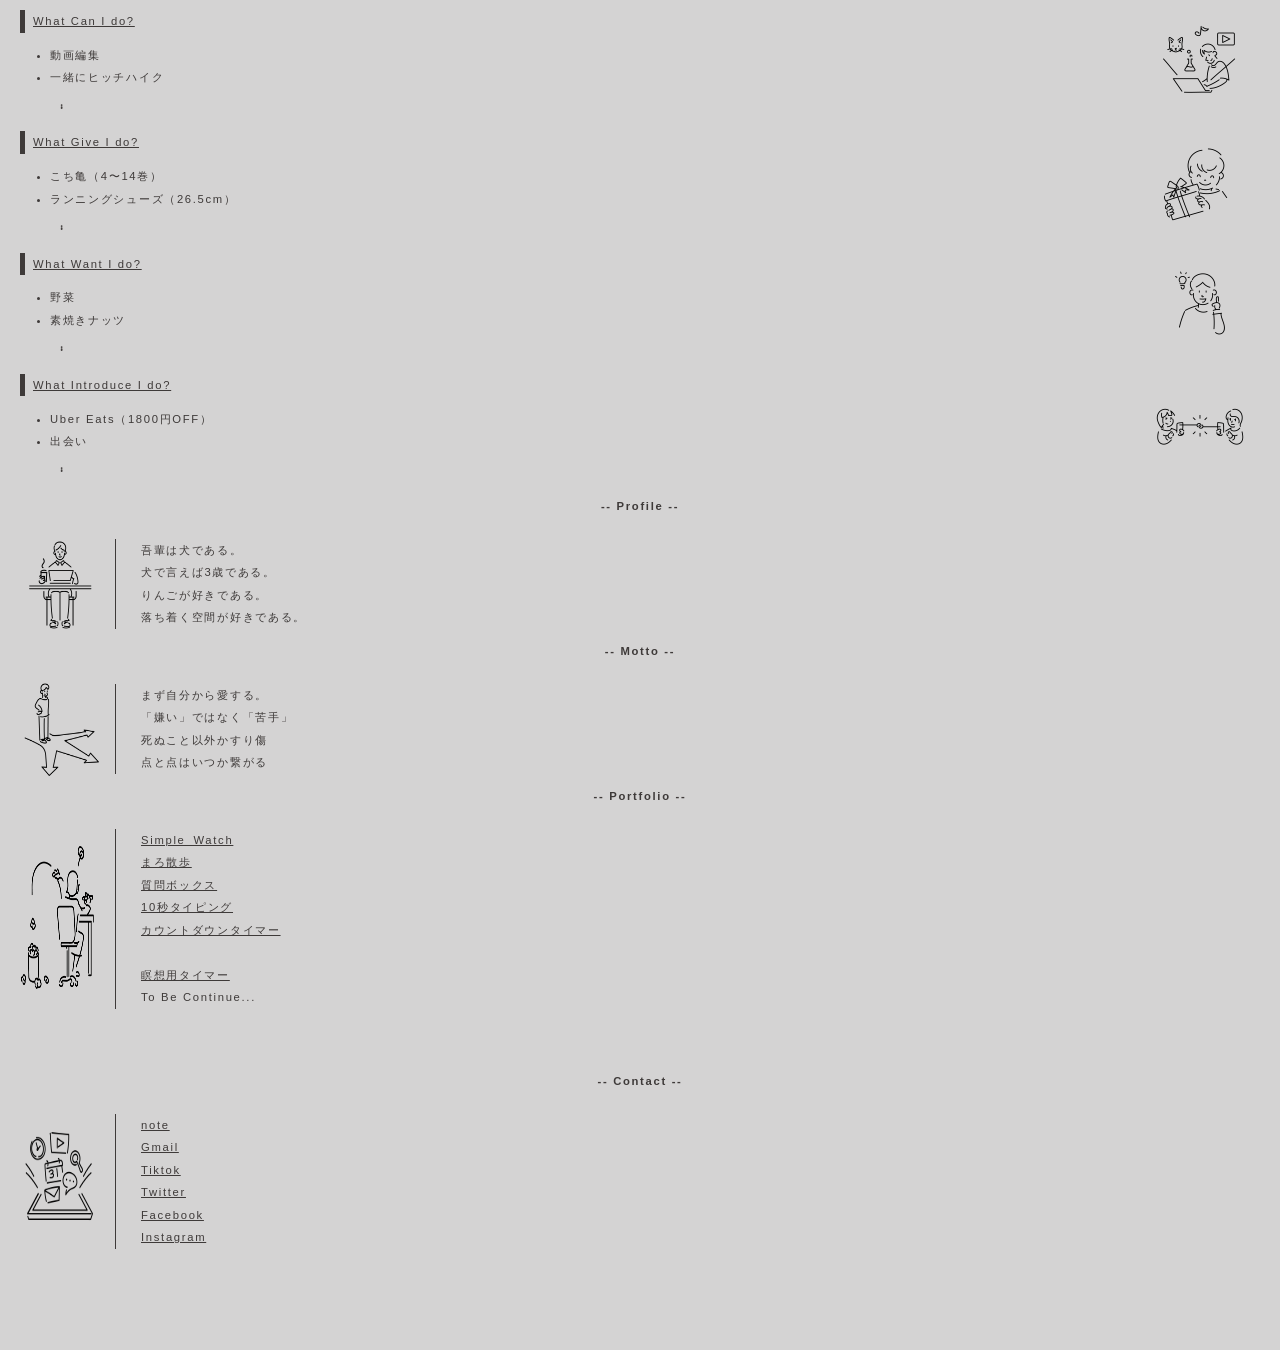
<file: index.html>
<!DOCTYPE html>
<html lang="ja">
<head>
  <meta charset="UTF-8">
  <meta http-equiv="X-UA-Compatible" content="IE=edge">
  <meta name="viewport" content="width=device-width, initial-scale=1.0">
  <link rel="stylesheet" href="css/style.css?45343453">
  <title>Keitaro</title>
  <link rel="icon" href="/favicon.png">
</head>
<body id="body">  
  <header>
    <nav>
    <div class="theme">
      <a href="https://keitaro-code.github.io/cando/">
        What Can I do?
        <img src="img/SNS.png" alt="PC_task" class="right">
      </a>
    </div>
    <ul>
      <li>動画編集</li>
      <li>一緒にヒッチハイク</li>
      <span>・・・</span>
    </ul>

    <div class="theme">
      <a href="https://keitaro-code.github.io/give/">
      What Give I do?
      <img src="img/GIVE.png" alt="PC_task"  class="right">
    </a>
    </div>
    <ul>
      <li>こち亀（4〜14巻）</li>
      <li>ランニングシューズ（26.5cm）</li>
      <span>・・・</span>
    </ul>

    <div class="theme">
      <a href="https://keitaro-code.github.io/want/">
        What Want I do?
        <img src="img/idea.png" alt="PC_task"  class="right">
      </a>
    </div>
    <ul>
      <li>野菜</li>
      <li>素焼きナッツ</li>
      <span>・・・</span>
    </ul>
    
    
    <div class="profile_img_right">
      <div class="theme">
        <a href="https://keitaro-code.github.io/introduce/">
          What Introduce I do?
          <img src="img/introduce.png" alt="PC_task"  class="right">
        </a>
      </div>
      <ul>
        <li>Uber Eats（1800円OFF）</li>
        <li>出会い</li>
        <span>・・・</span>
    </ul>
  </div>
</nav>
</header>

    <main>
      <div class="title_center">-- Profile --</div>
      <div class="profile_content">
        <img src="img/PC _task.png" alt="PC_task"  class="img-left">
        <ul>
          <li>吾輩は犬である。</li>
          <li>犬で言えば3歳である。</li>
          <li>りんごが好きである。</li>
          <li>落ち着く空間が好きである。</li>
        </ul>        
      </div>
      

      <div class="title_center">-- Motto --</div>
      <div class="profile_content">
        <img src="img/Think.png" alt="PC_task"  class="img-left">
        <ul>
          <li>まず自分から愛する。</li>
          <li>「嫌い」ではなく「苦手」</li>
          <li>死ぬこと以外かすり傷</li>
        <li>点と点はいつか繋がる</li>
        <li></li>
      </ul>
    </div>
    
    <div class="title_center">-- Portfolio --</div>
    <div class="profile_content">
      <img src="img/Portfolio.png" alt="Portfolio"  class="img-left">
      <ul>
        <li><a href="https://keitaro-code.github.io/mysite/">Simple_Watch</a></li>
        <li><a href="https://keitaro-code.github.io/Omikuji/">まろ散歩</a></li>
        <li><a href="https://keitaro-code.github.io/talken/">質問ボックス</a></li>
        <li><a href="https://keitaro-code.github.io/Typing_Game/">10秒タイピング</a></li>
        <li><a href="https://keitaro-code.github.io/My_countdown_Timer /">カウントダウンタイマー</a></li>
　　     <li><a href="https://keitaro-code.github.io/Mediation/ /">瞑想用タイマー</a></li>
        <li>To Be Continue...</li>
        <li></li>
      <li></li>
      <li></li>
    </ul>
  </div>
  </main>
    
    <footer>
    <div class="title_center">-- Contact --</div>
    <div class="profile_content">
      <img src="img/App.png" alt="PC_task" width="25%" height="auto" class="img-left">
      <ul>
        <a href="https://note.com/keitaro_output"><li>note</a></li>
        <a href="https://mail.google.com/mail/?view=cm&tf=1&fs=1&to=helpyou.iwill1@gmail.com&su=%5BG%5D&body="><li>Gmail</a></li>
      <a href="https://www.tiktok.com/@blackmagic8881"><li>Tiktok</a></li>
      <a href="https://twitter.com/masuda_keitaro"><li>Twitter</a></li>
      <a href="https://www.facebook.com/"><li>Facebook</a></li>
      <a href="https://www.instagram.com/blackmagic88811/?hl=ja"><li>Instagram</a></li>

    </ul>
  </div>
  </footer>
    

  <script src="js/main.js"></script>
</body>
</html>
</file>
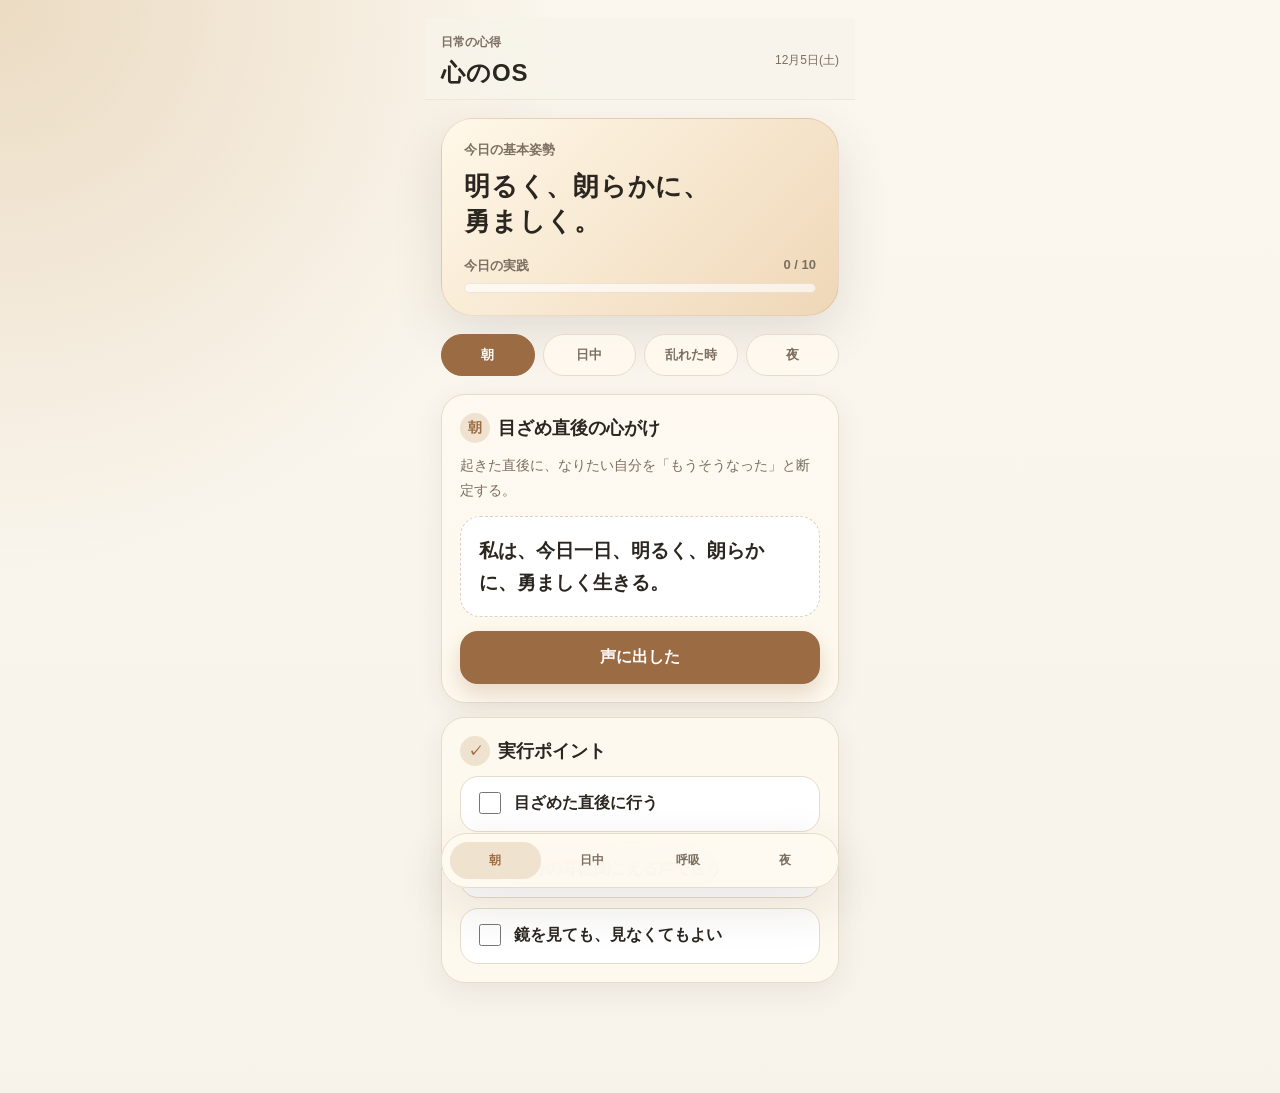
<file: kokoro-os/index.html>
<!doctype html><html lang="ja"><head><meta charset="utf-8"><meta name="viewport" content="width=device-width,initial-scale=1,viewport-fit=cover"><meta name="theme-color" content="#9b6b43"><meta name="description" content="朝・日中・夜に心を整える、日常の心得アプリ。"><link rel="manifest" href="./manifest.webmanifest"><link rel="apple-touch-icon" href="./icon.svg"><link rel="stylesheet" href="./style.css"><title>心のOS｜日常の心得</title></head><body><main class="app"><header class="header"><div><p class="eyebrow">日常の心得</p><h1>心のOS</h1></div><div class="date" id="date"></div></header><section class="hero"><small>今日の基本姿勢</small><div class="quote">明るく、朗らかに、<br>勇ましく。</div><div class="progress-wrap"><div class="progress-top"><span>今日の実践</span><span id="progressText">0 / 10</span></div><div class="bar"><span id="progressBar"></span></div></div></section><section class="mode-card"><button class="mode active" data-screen="morning">朝</button><button class="mode" data-screen="day">日中</button><button class="mode" data-screen="emergency">乱れた時</button><button class="mode" data-screen="night">夜</button></section><section id="morning" class="screen active"><article class="card"><h2><span>朝</span>目ざめ直後の心がけ</h2><p>起きた直後に、なりたい自分を「もうそうなった」と断定する。</p><div class="affirmation">私は、今日一日、明るく、朗らかに、勇ましく生きる。</div><button class="primary done" data-key="morning-voice">声に出した</button></article><article class="card"><h2><span>✓</span>実行ポイント</h2><label class="check"><input type="checkbox" data-key="morning-1">目ざめた直後に行う</label><label class="check"><input type="checkbox" data-key="morning-2">自分の耳に聞こえる声で言う</label><label class="check"><input type="checkbox" data-key="morning-3">鏡を見ても、見なくてもよい</label></article></section><section id="day" class="screen"><article class="card"><h2><span>日</span>日常の心がけ</h2><p>言葉、態度、呼吸を整えて、心を消極に引っ張られないようにする。</p><label class="check"><input type="checkbox" data-key="day-1">消極的な言葉を使わない</label><label class="check"><input type="checkbox" data-key="day-2">不平不満を言わない</label><label class="check"><input type="checkbox" data-key="day-3">怒らず、怖れず、悲しまず</label><label class="check"><input type="checkbox" data-key="day-4">正直・親切・愉快でいる</label><label class="check"><input type="checkbox" data-key="day-5">取越苦労をしない</label></article><article class="card"><h2><span>言</span>言葉の置き換え</h2><div class="replace"><b>疲れた</b><span>少し休んで整えよう</span></div><div class="replace"><b>無理</b><span>どうすればできるか考えよう</span></div><div class="replace"><b>最悪</b><span>これは何を教えてくれているだろう</span></div></article></section><section id="emergency" class="screen"><article class="card"><h2><span>呼</span>心が乱れた時</h2><p>まず身体から整える。感情に飲まれる前に、姿勢と呼吸を戻す。</p><ol class="steps"><li>骨盤底を締める</li><li>肩の力を抜く</li><li>下腹部に力を充実させる</li><li>深く吐く</li><li>ゆっくり吸う</li></ol><div class="timer" id="timer">30</div><button class="primary" id="startTimer">30秒スタート</button></article></section><section id="night" class="screen"><article class="card"><h2><span>夜</span>寝ぎわの心がけ</h2><p>寝る前に、悲しいこと・腹の立つこと・気がかりなことを持ち込まない。</p><div class="chips" id="chips"><button class="chip active">私は、もっと信念が強くなる。</button><button class="chip">私は、もっと元気が出る。</button><button class="chip">私は、もっと積極的になる。</button></div><div class="affirmation" id="nightText">私は、もっと信念が強くなる。</div><button class="primary done" data-key="night-voice">命令暗示をした</button></article><article class="card"><h2><span>手</span>寝る前に手放す</h2><label class="check"><input type="checkbox" data-key="night-1">悲しいこと</label><label class="check"><input type="checkbox" data-key="night-2">腹の立つこと</label><label class="check"><input type="checkbox" data-key="night-3">気がかりなこと</label><label class="check"><input type="checkbox" data-key="night-4">不安</label></article></section></main><nav class="bottom-nav"><button class="nav active" data-screen="morning">朝</button><button class="nav" data-screen="day">日中</button><button class="nav" data-screen="emergency">呼吸</button><button class="nav" data-screen="night">夜</button></nav><script src="./app.js"></script></body></html>
</file>
<file: css/style.css>
*{
	float: none;
	position: static;

    color: #3e3a39;
    background: #d4d3d3;
    font-family: "TazuganeGothicStdN-Book", 'Hiragino Sans', 'ヒラギノ角ゴ ProN', 'Hiragino Kaku Gothic ProN', 'メイリオ', Meiryo, sans-serif;
    line-height: 2;
    letter-spacing: .15em;
    font-weight: 400;
    font-size: 11.25px;
    vertical-align: baseline; 
  }

  body {
    margin: 50px 10px;    
    opacity: 0;
    /* transform: translateY(16px); */
    transition: all 1.5s;
  }



  img {
    width: 100px;
    height: auto;    
  }
  
  .theme{
    margin-left: 10px;
    border-left: 5px solid #3e3a39;
    padding: 0 8px;
    margin-top: 20px;
    
}


  ul SPAN{
    writing-mode: vertical-rl;
    /* padding-left: 12px; */
    padding-top: 5px;
  }

  main{
    margin-top: 20px;
  }
  .title_center{
    text-align: center;
    font-weight: bold;
    margin-bottom: 10px;
  }

.right {
  float: right;
  margin-right:1%;
  
}

  .left{
    float: left;
  }
  
  .profile_content {
    display: flex;
    /* justify-content: center; */
  }
  
  .profile_content  li {
    list-style: none;
    position:relative;
    right: 15px;
    
  }
  .profile_content  ul {
    border-left: #3e3a39 solid 1px;
    margin-left: 5px;
  }
  
  footer{
    margin-top: 50px;
  }

  /* js */
  .show {
    opacity: 1;    
    transform: translateY(-40px);
  }
</file>
<file: kokoro-os/style.css>
*{box-sizing:border-box}body{margin:0;font-family:-apple-system,BlinkMacSystemFont,'Hiragino Sans','Yu Gothic',sans-serif;background:radial-gradient(circle at top left,rgba(216,185,140,.45),transparent 34%),linear-gradient(180deg,#fbf7ef 0%,#f7f3ea 100%);color:#2b2620;min-height:100vh}.app{width:min(430px,100%);margin:0 auto;padding:18px 16px 96px}.header{position:sticky;top:0;z-index:5;margin:0 -16px 12px;padding:14px 16px 10px;background:rgba(247,243,234,.84);backdrop-filter:blur(16px);border-bottom:1px solid rgba(230,220,203,.55);display:flex;justify-content:space-between;align-items:center}.eyebrow{margin:0 0 4px;color:#7b6f61;font-size:12px;font-weight:800}h1{font-size:24px;margin:0;letter-spacing:.04em}.date{font-size:12px;color:#7b6f61;white-space:nowrap}.hero{background:linear-gradient(135deg,#fff8e9,#efd7b7);border:1px solid rgba(155,107,67,.18);border-radius:32px;padding:22px;box-shadow:0 18px 50px rgba(55,38,22,.12);margin:18px 0}.hero small{display:block;color:#7b6f61;margin-bottom:10px;font-weight:800}.quote{font-size:26px;font-weight:900;line-height:1.35;letter-spacing:.03em}.progress-wrap{margin-top:18px}.progress-top{display:flex;justify-content:space-between;font-size:13px;color:#7b6f61;margin-bottom:8px;font-weight:800}.bar{height:10px;border-radius:999px;background:rgba(255,255,255,.65);overflow:hidden;border:1px solid rgba(155,107,67,.15)}.bar span{display:block;width:0;height:100%;background:linear-gradient(90deg,#9b6b43,#d8b98c);border-radius:inherit;transition:width .25s ease}.mode-card{display:grid;grid-template-columns:repeat(4,1fr);gap:8px;margin:18px 0;position:sticky;top:74px;z-index:4}.mode{border:1px solid #e6dccb;background:rgba(255,250,240,.86);backdrop-filter:blur(14px);border-radius:999px;padding:11px 4px;font-weight:900;color:#7b6f61;cursor:pointer}.mode.active{color:white;background:#9b6b43;border-color:#9b6b43}.screen{display:none;animation:fade .18s ease}.screen.active{display:block}@keyframes fade{from{opacity:0;transform:translateY(6px)}to{opacity:1;transform:translateY(0)}}.card{background:rgba(255,250,240,.92);border:1px solid #e6dccb;border-radius:24px;padding:18px;margin:14px 0;box-shadow:0 8px 28px rgba(55,38,22,.07)}h2{font-size:18px;margin:0 0 10px;display:flex;align-items:center;gap:8px}h2 span{display:inline-grid;place-items:center;min-width:30px;height:30px;border-radius:50%;background:#efe3d0;color:#9b6b43;font-size:14px;font-weight:900}p{color:#7b6f61;line-height:1.75;font-size:14px;margin:0 0 14px}.affirmation{border-radius:20px;background:white;border:1px dashed rgba(155,107,67,.32);padding:18px;font-size:19px;line-height:1.65;font-weight:900;margin:14px 0}.primary{width:100%;border:none;border-radius:18px;padding:16px;background:#9b6b43;color:white;font-weight:900;font-size:16px;cursor:pointer;box-shadow:0 10px 22px rgba(155,107,67,.24)}.check{display:flex;align-items:flex-start;gap:10px;padding:14px;background:white;border:1px solid #e6dccb;border-radius:18px;line-height:1.55;font-weight:800;margin-top:10px}input[type=checkbox]{width:22px;height:22px;accent-color:#9b6b43;flex:0 0 auto;margin-top:1px}.steps{counter-reset:step;display:grid;gap:10px;margin:14px 0;padding:0;list-style:none}.steps li{counter-increment:step;display:flex;gap:12px;align-items:center;background:white;border:1px solid #e6dccb;border-radius:18px;padding:14px;font-weight:900}.steps li:before{content:counter(step);display:grid;place-items:center;width:30px;height:30px;border-radius:50%;background:#efe3d0;color:#9b6b43;font-weight:900;flex:0 0 auto}.timer{text-align:center;font-size:56px;font-weight:900;letter-spacing:.03em;margin:10px 0 16px}.chips{display:flex;flex-wrap:wrap;gap:8px;margin:12px 0}.chip{border:1px solid #e6dccb;background:white;color:#2b2620;border-radius:999px;padding:10px 12px;font-size:13px;font-weight:900;cursor:pointer}.chip.active{background:#9b6b43;color:white;border-color:#9b6b43}.replace{display:grid;grid-template-columns:80px 1fr;gap:10px;background:white;border:1px solid #e6dccb;border-radius:18px;padding:14px;margin-top:10px}.replace b{color:#b85c4a}.replace span{font-weight:800}.bottom-nav{position:fixed;left:50%;bottom:12px;transform:translateX(-50%);width:min(398px,calc(100% - 24px));background:rgba(255,250,240,.92);backdrop-filter:blur(18px);border:1px solid #e6dccb;border-radius:26px;box-shadow:0 18px 50px rgba(55,38,22,.12);display:grid;grid-template-columns:repeat(4,1fr);padding:8px;gap:6px;z-index:10}.nav{border:none;background:transparent;border-radius:18px;padding:10px 4px;font-size:12px;font-weight:900;color:#7b6f61;cursor:pointer}.nav.active{background:#efe3d0;color:#9b6b43}@media (display-mode:standalone){.header{padding-top:calc(14px + env(safe-area-inset-top))}}
</file>
